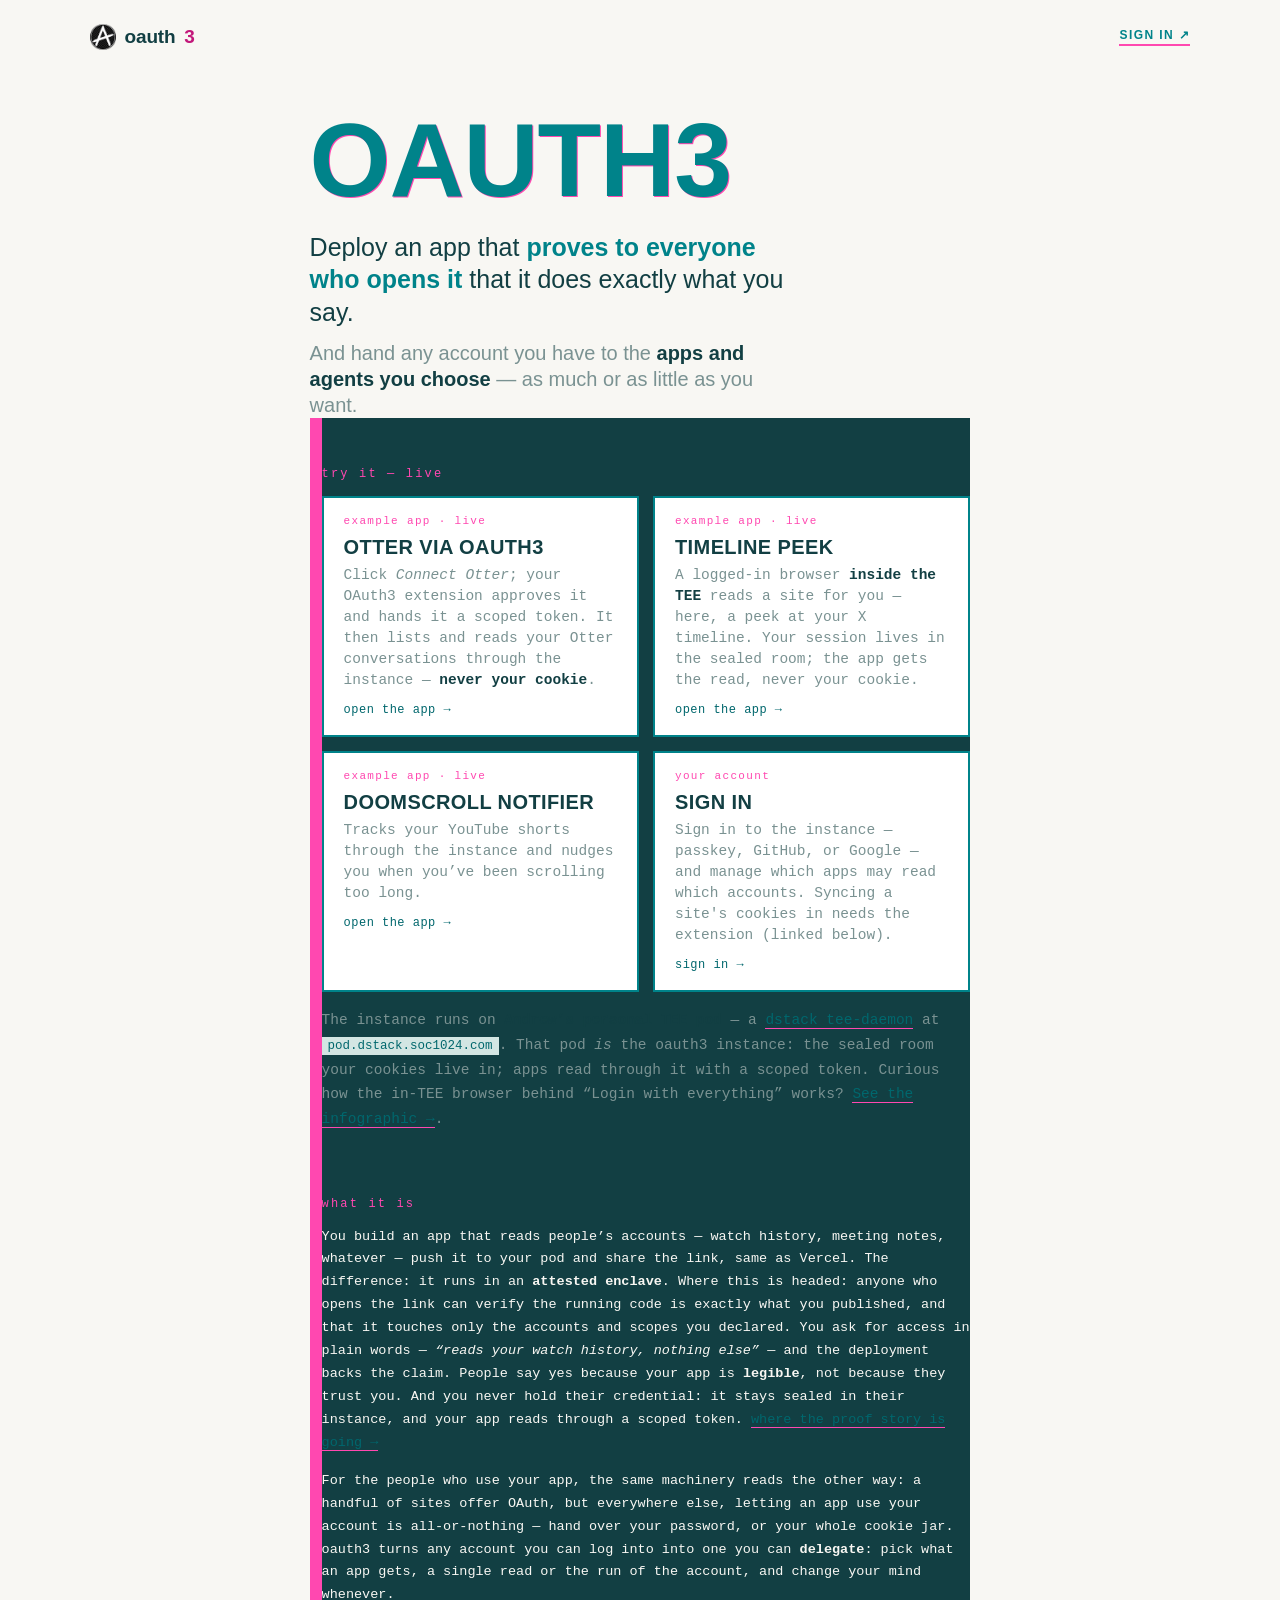
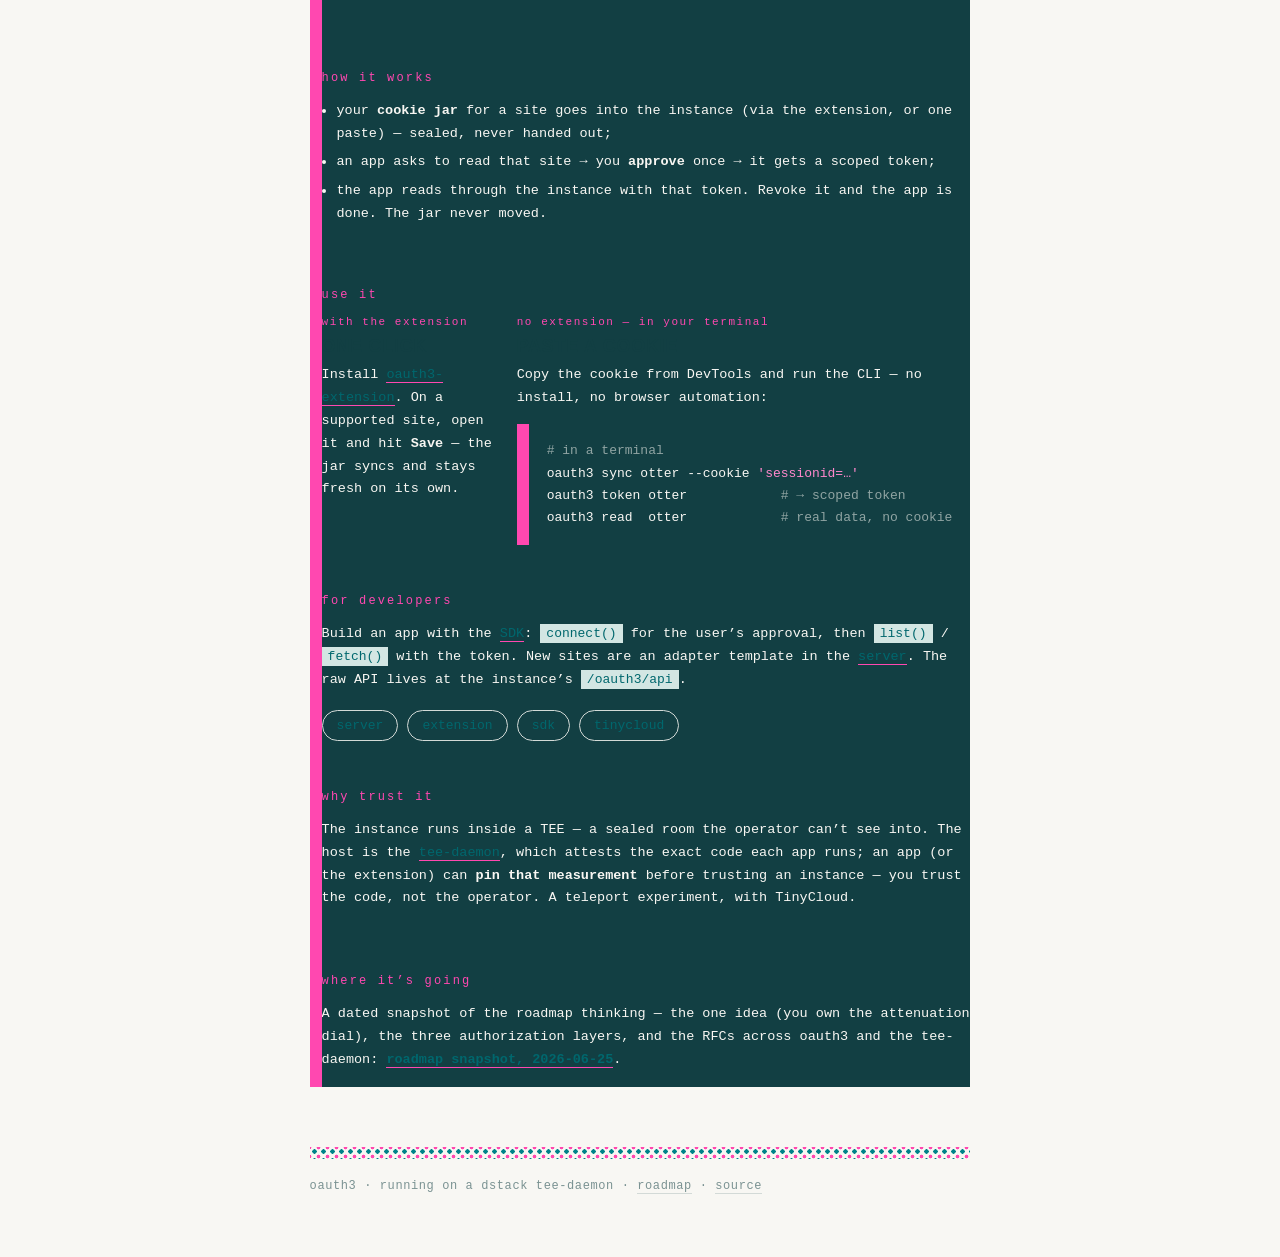
<file: docs/index.html>
<!doctype html>
<html lang="en">
<head>
<meta charset="utf-8" />
<meta name="viewport" content="width=device-width, initial-scale=1" />
<title>oauth3 — deploy apps your users can verify</title>
<link rel="icon" type="image/png" href="icon.png">
<link rel="apple-touch-icon" href="icon.png">
<link rel="stylesheet" href="watermelon.css">
<meta name="description" content="Deploy an app to a TEE pod that proves to everyone who opens it that it does exactly what you say. People delegate any account to the apps they choose, scoped and revocable. Live demo: Otter Copilot." />
<meta property="og:title" content="oauth3" />
<meta property="og:description" content="Deploy an app to a TEE pod that proves to everyone who opens it that it does what you say. People delegate any account, scoped and revocable. Live demo: Otter Copilot." />
<meta property="og:type" content="website" />
<style>
  /* page-specific: live-app cards, two-column blocks, link nav */
  .cards { display: grid; grid-template-columns: 1fr 1fr; gap: 14px; }
  @media (max-width: 620px) { .cards { grid-template-columns: 1fr; } }
  a.card { display: block; text-decoration: none; color: var(--text); transition: transform .15s, box-shadow .15s; }
  a.card:hover { transform: translate(-2px, -2px); box-shadow: 5px 5px 0 var(--ink2); }
  a.card .lbl { font: 500 11px/1 var(--mono); letter-spacing: .12em; text-transform: lowercase; color: var(--ink2); }
  a.card .name { font: 800 20px/1.2 var(--cond); text-transform: uppercase; letter-spacing: .02em; margin: 8px 0 6px; color: var(--text); }
  a.card .desc { font-size: 14.5px; line-height: 1.45; color: var(--faint); }
  a.card .desc strong { color: var(--text); }
  a.card .go { font: 500 12px var(--mono); color: var(--i1-text); margin-top: 12px; letter-spacing: .04em; }
  .podnote { font-size: 14.5px; color: var(--faint); margin-top: 16px; }
  .podnote strong { color: var(--text); }
  .podnote code { font-size: 12.5px; }

  .two { display: grid; grid-template-columns: 1fr 1fr; gap: 24px; }
  @media (max-width: 620px) { .two { grid-template-columns: 1fr; } }
  .two h3 { font-size: 18px; }
  .pathtag { font: 500 11px/1 var(--mono); letter-spacing: .14em; text-transform: lowercase; color: var(--ink2); display: block; margin-bottom: 8px; }

  .links { display: flex; flex-wrap: wrap; gap: 9px; margin-top: 18px; }
  .links a { font: 500 13px var(--mono); text-transform: lowercase; color: var(--i1-text);
    text-decoration: none; border: 1px solid var(--rule); padding: 7px 14px; border-radius: 999px; }
  .links a:hover { border-color: var(--ink1); background: var(--wash1); color: var(--ink1); }
</style>
</head>
<body>
  <header class="top">
    <span class="wordmark"><img src="icon.png" alt="">oauth<b>3</b></span>
    <a class="signin" href="https://pod.dstack.soc1024.com/oauth3/login">sign in ↗</a>
  </header>

  <main class="wrap">
    <section class="hero">
      <h1 class="display">oauth3</h1>
      <p class="tagline">Deploy an app that <b>proves to everyone who opens it</b> that it does exactly what you say.</p>
      <p class="tagline sub">And hand any account you have to the <b>apps and agents you choose</b> &mdash; as much or as little as you want.</p>
    </section>

    <!-- LIVE first: the actual demo on Andrew's pod -->
    <section class="block">
      <h2 class="k">try it — live</h2>
      <div class="cards">
        <a class="card" href="https://pod.dstack.soc1024.com/otterscope/">
          <div class="lbl">example app · live</div>
          <div class="name">Otter via OAuth3</div>
          <div class="desc">Click <em>Connect Otter</em>; your OAuth3 extension approves it and hands it a scoped token. It then lists and reads your Otter conversations through the instance — <strong>never your cookie</strong>.</div>
          <div class="go">open the app →</div>
        </a>
        <a class="card" href="https://pod.dstack.soc1024.com/timeline-peek/">
          <div class="lbl">example app · live</div>
          <div class="name">Timeline Peek</div>
          <div class="desc">A logged-in browser <strong>inside the TEE</strong> reads a site for you — here, a peek at your X timeline. Your session lives in the sealed room; the app gets the read, never your cookie.</div>
          <div class="go">open the app →</div>
        </a>
        <a class="card" href="https://pod.dstack.soc1024.com/feedling-web/">
          <div class="lbl">example app · live</div>
          <div class="name">Doomscroll notifier</div>
          <div class="desc">Tracks your YouTube shorts through the instance and nudges you when you&rsquo;ve been scrolling too long.</div>
          <div class="go">open the app →</div>
        </a>
        <a class="card" href="https://pod.dstack.soc1024.com/oauth3/login">
          <div class="lbl">your account</div>
          <div class="name">Sign in</div>
          <div class="desc">Sign in to the instance — passkey, GitHub, or Google — and manage which apps may read which accounts. Syncing a site's cookies in needs the extension (linked below).</div>
          <div class="go">sign in →</div>
        </a>
      </div>
      <p class="podnote">The instance runs on <strong>Andrew&rsquo;s personal TEE pod</strong> — a <a class="u" href="https://pod.dstack.soc1024.com/">dstack tee-daemon</a> at <code>pod.dstack.soc1024.com</code>. That pod <em>is</em> the oauth3 instance: the sealed room your cookies live in; apps read through it with a scoped token. Curious how the in-TEE browser behind &ldquo;Login with everything&rdquo; works? <a class="u" href="browser-container.html">See the infographic →</a>.</p>
    </section>

    <section class="block">
      <h2 class="k">what it is</h2>
      <p>You build an app that reads people&rsquo;s accounts &mdash; watch history, meeting notes, whatever &mdash; push it to your pod and share the link, same as Vercel. The difference: it runs in an <strong>attested enclave</strong>. Where this is headed: anyone who opens the link can verify the running code is exactly what you published, and that it touches only the accounts and scopes you declared. You ask for access in plain words &mdash; <em>&ldquo;reads your watch history, nothing else&rdquo;</em> &mdash; and the deployment backs the claim. People say yes because your app is <strong>legible</strong>, not because they trust you. And you never hold their credential: it stays sealed in their instance, and your app reads through a scoped token. <a class="u" href="roadmap-2026-06-25.html">where the proof story is going &rarr;</a></p>
      <p>For the people who use your app, the same machinery reads the other way: a handful of sites offer OAuth, but everywhere else, letting an app use your account is all-or-nothing &mdash; hand over your password, or your whole cookie jar. oauth3 turns any account you can log into into one you can <strong>delegate</strong>: pick what an app gets, a single read or the run of the account, and change your mind whenever.</p>
    </section>

    <section class="block">
      <h2 class="k">how it works</h2>
      <ul>
        <li>your <strong>cookie jar</strong> for a site goes into the instance (via the extension, or one paste) — sealed, never handed out;</li>
        <li>an app asks to read that site → you <strong>approve</strong> once → it gets a scoped token;</li>
        <li>the app reads through the instance with that token. Revoke it and the app is done. The jar never moved.</li>
      </ul>
    </section>

    <section class="block">
      <h2 class="k">use it</h2>
      <div class="two">
        <div>
          <span class="pathtag">with the extension</span>
          <h3>one click</h3>
          <p>Install <a class="u" href="https://github.com/teleport-computer/oauth3-extension">oauth3-extension</a>. On a supported site, open it and hit <strong>Save</strong> — the jar syncs and stays fresh on its own.</p>
        </div>
        <div>
          <span class="pathtag">no extension — in your terminal</span>
          <h3>paste a cookie</h3>
          <p>Copy the cookie from DevTools and run the CLI — no install, no browser automation:</p>
<pre><span class="c"># in a terminal</span>
oauth3 sync otter --cookie <span class="a">'sessionid=…'</span>
oauth3 token otter            <span class="c"># → scoped token</span>
oauth3 read  otter            <span class="c"># real data, no cookie</span></pre>
        </div>
      </div>
    </section>

    <section class="block">
      <h2 class="k">for developers</h2>
      <p>Build an app with the <a class="u" href="https://github.com/teleport-computer/oauth3-sdk">SDK</a>: <code>connect()</code> for the user&rsquo;s approval, then <code>list()</code> / <code>fetch()</code> with the token. New sites are an adapter template in the <a class="u" href="https://github.com/teleport-computer/oauth3-server">server</a>. The raw API lives at the instance&rsquo;s <code>/oauth3/api</code>.</p>
      <nav class="links">
        <a href="https://github.com/teleport-computer/oauth3-server">server</a>
        <a href="https://github.com/teleport-computer/oauth3-extension">extension</a>
        <a href="https://github.com/teleport-computer/oauth3-sdk">sdk</a>
        <a href="https://tinycloud.xyz">tinycloud</a>
      </nav>
    </section>

    <section class="block">
      <h2 class="k">why trust it</h2>
      <p>The instance runs inside a TEE — a sealed room the operator can&rsquo;t see into. The host is the <a class="u" href="https://pod.dstack.soc1024.com/">tee-daemon</a>, which attests the exact code each app runs; an app (or the extension) can <strong>pin that measurement</strong> before trusting an instance — you trust the code, not the operator. A teleport experiment, with TinyCloud.</p>
    </section>

    <section class="block">
      <h2 class="k">where it&rsquo;s going</h2>
      <p>A dated snapshot of the roadmap thinking — the one idea (you own the attenuation dial), the three authorization layers, and the RFCs across oauth3 and the tee-daemon: <a class="u" href="roadmap-2026-06-25.html"><strong>roadmap snapshot, 2026-06-25</strong></a>.</p>
    </section>

    <footer>
      <div class="halftone"></div>
      <p class="ftxt">oauth3 · running on a dstack tee-daemon · <a href="roadmap-2026-06-25.html">roadmap</a> · <a href="https://github.com/teleport-computer/oauth3-server">source</a></p>
    </footer>
  </main>
</body>
</html>
</file>
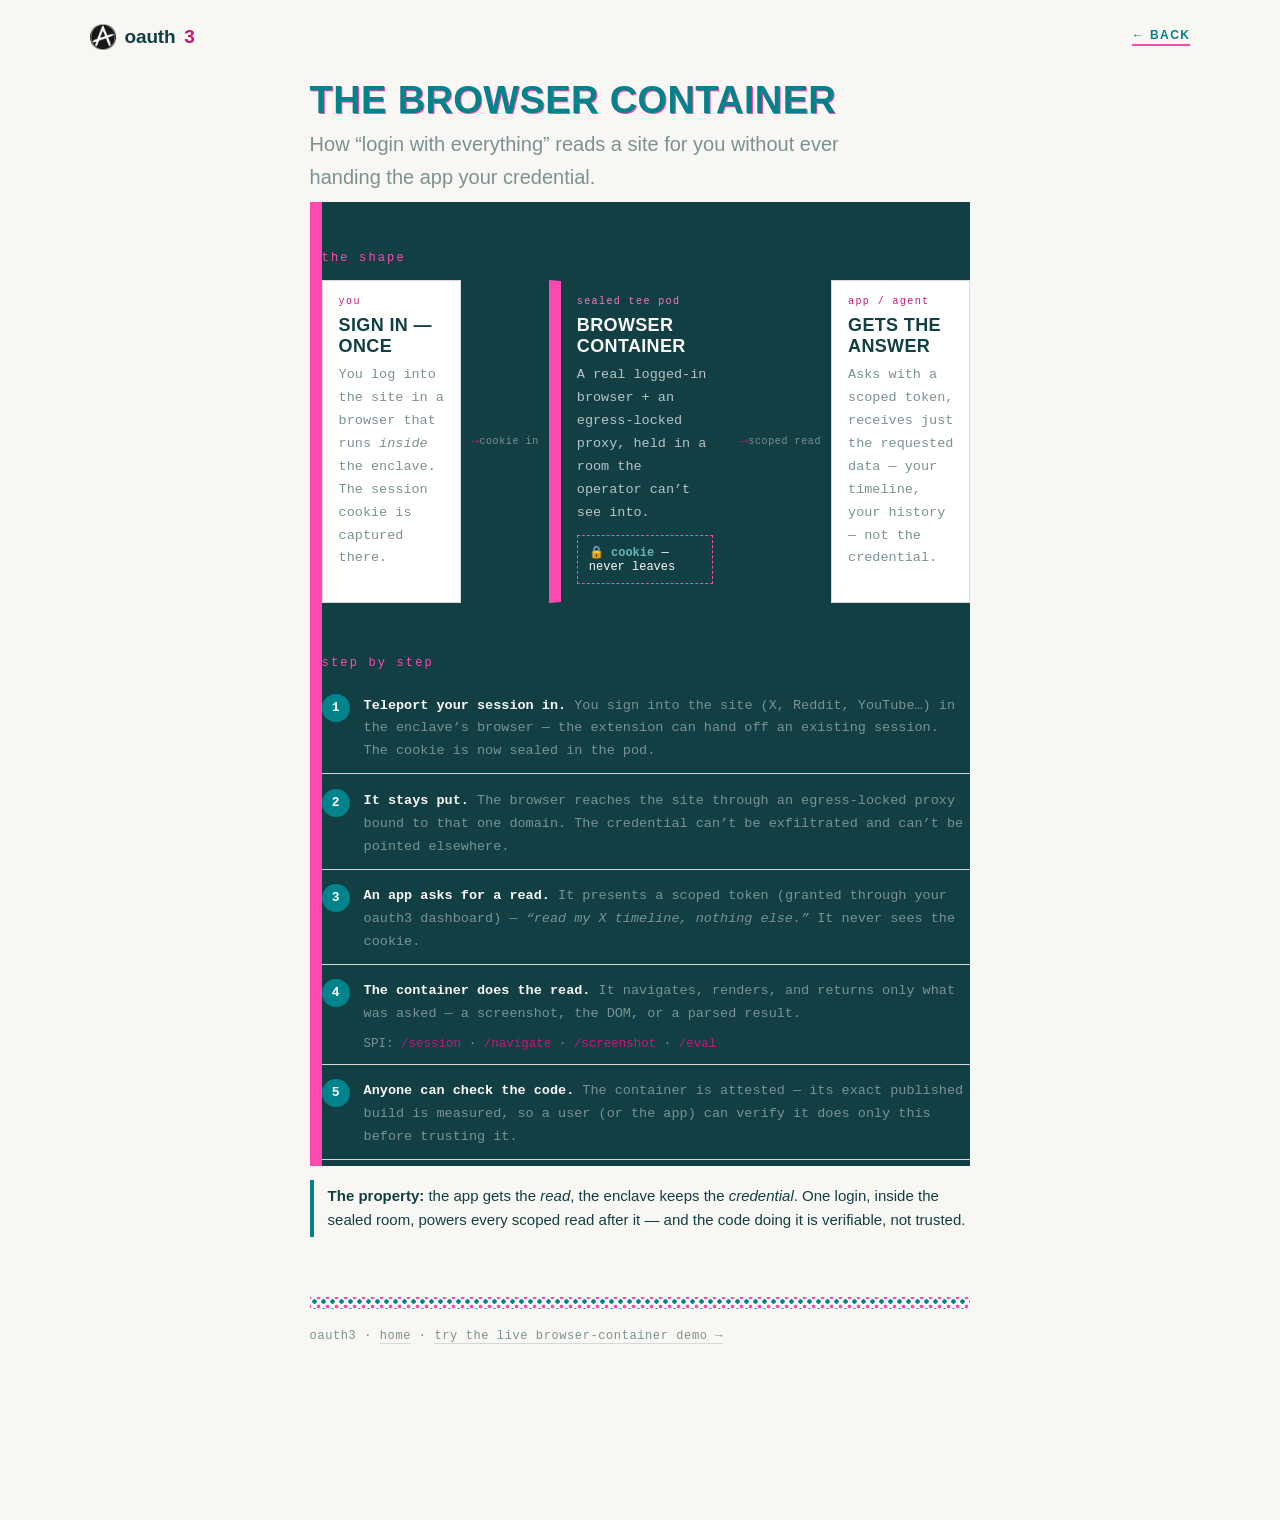
<file: docs/browser-container.html>
<!DOCTYPE html>
<html lang="en">
<head>
<meta charset="utf-8">
<meta name="viewport" content="width=device-width, initial-scale=1">
<title>oauth3 — the browser container</title>
<link rel="icon" type="image/png" href="icon.png">
<link rel="stylesheet" href="watermelon.css">
<style>
  .wrap { padding-bottom: 80px; }
  h1.lede-h1 { font: 800 clamp(26px, 4vw, 38px)/1.1 var(--cond); text-transform: uppercase; letter-spacing: .01em; margin: 30px 0 6px; color: var(--ink1); text-shadow: var(--off) var(--off) 0 var(--ink2); }
  .lede { font-size: clamp(17px, 2.4vw, 20px); color: var(--faint); margin: 0 0 8px; max-width: 30em; }

  /* the diagram — three zones; the sealed TEE stays dark (the system's --deep block) */
  .diagram { display: grid; grid-template-columns: 1fr auto 1.3fr auto 1fr; align-items: stretch; gap: 0; margin: 8px 0 4px; }
  @media (max-width: 720px) { .diagram { grid-template-columns: 1fr; } .arrow { transform: rotate(90deg); padding: 6px 0; } }
  .zone { border: 1px solid var(--rule); padding: 16px 16px 18px; background: var(--card); }
  .zone.tee { background: var(--deep); color: var(--block-text); border-color: var(--deep); border-left: 12px solid var(--ink2); position: relative; }
  .zone .ztag { font: 500 10px/1 var(--mono); letter-spacing: .14em; text-transform: lowercase; color: var(--i2-text); margin-bottom: 8px; }
  .zone.tee .ztag { color: color-mix(in srgb, var(--ink2) 75%, #fff); }
  .zone .zname { font: 800 18px/1.2 var(--cond); text-transform: uppercase; letter-spacing: .02em; margin-bottom: 6px; color: var(--text); }
  .zone.tee .zname { color: var(--block-text); }
  .zone p { font-size: 13.5px; margin: 6px 0 0; color: var(--faint); }
  .zone.tee p { color: color-mix(in srgb, var(--block-text) 72%, var(--deep)); }
  .zone .box { border: 1px dashed var(--ink2); padding: 9px 11px; margin-top: 10px; font: 500 12px var(--mono); color: var(--block-text); }
  .zone .lock { color: var(--ink1); font-weight: 700; }
  .zone.tee .lock { color: color-mix(in srgb, var(--ink1) 60%, #fff); }
  .arrow { display: flex; align-items: center; justify-content: center; padding: 0 10px; font: 700 14px var(--mono); color: var(--i2-text); white-space: nowrap; }
  .arrow small { display: block; font-size: 10px; color: var(--faint); text-align: center; letter-spacing: .06em; font-weight: 500; }

  ol.steps { counter-reset: s; list-style: none; padding: 0; margin: 6px 0 0; }
  ol.steps li { position: relative; padding: 10px 0 10px 42px; border-bottom: 1px solid var(--rule); }
  ol.steps li:before { counter-increment: s; content: counter(s); position: absolute; left: 0; top: 9px;
    width: 28px; height: 28px; border-radius: 50%; background: var(--ink1); color: #fff;
    font: 700 13px/28px var(--mono); text-align: center; }
  ol.steps b { font-weight: 700; }
  ol.steps .k { font-size: 13.5px; color: var(--faint); }
  .zone.tee code { background: color-mix(in srgb, var(--ink2) 25%, var(--deep)); color: color-mix(in srgb, var(--ink2) 70%, #fff); }
  .spi { font: 500 12.5px/1.6 var(--mono); color: var(--faint); margin-top: 8px; }
  .spi span { color: var(--i2-text); }
  .prop { border-left: 4px solid var(--ink1); padding: 4px 0 4px 14px; margin: 14px 0 0; font-size: 15px; }
  .prop b { font-weight: 700; }
</style>
</head>
<body>
  <header class="top">
    <span class="wordmark"><img src="icon.png" alt="">oauth<b>3</b></span>
    <a class="signin" href="index.html">← back</a>
  </header>

  <main class="wrap">
    <h1 class="lede-h1">The browser container</h1>
    <p class="lede">How &ldquo;login&nbsp;with&nbsp;everything&rdquo; reads a site for you without ever handing the app your credential.</p>

    <section class="block">
      <h2 class="k">the shape</h2>
      <div class="diagram">
        <div class="zone">
          <div class="ztag">you</div>
          <div class="zname">Sign in — once</div>
          <p>You log into the site in a browser that runs <em>inside</em> the enclave. The session cookie is captured there.</p>
        </div>
        <div class="arrow">→<small>cookie in</small></div>
        <div class="zone tee">
          <div class="ztag">sealed TEE pod</div>
          <div class="zname">Browser container</div>
          <p>A real logged-in browser + an egress-locked proxy, held in a room the operator can&rsquo;t see into.</p>
          <div class="box"><span class="lock">🔒 cookie</span> — never leaves</div>
        </div>
        <div class="arrow">→<small>scoped read</small></div>
        <div class="zone">
          <div class="ztag">app / agent</div>
          <div class="zname">Gets the answer</div>
          <p>Asks with a scoped token, receives just the requested data — your timeline, your history — not the credential.</p>
        </div>
      </div>
    </section>

    <section class="block">
      <h2 class="k">step by step</h2>
      <ol class="steps">
        <li><b>Teleport your session in.</b> <span class="k">You sign into the site (X, Reddit, YouTube&hellip;) in the enclave&rsquo;s browser — the extension can hand off an existing session. The cookie is now sealed in the pod.</span></li>
        <li><b>It stays put.</b> <span class="k">The browser reaches the site through an egress-locked proxy bound to that one domain. The credential can&rsquo;t be exfiltrated and can&rsquo;t be pointed elsewhere.</span></li>
        <li><b>An app asks for a read.</b> <span class="k">It presents a scoped token (granted through your oauth3 dashboard) — <em>&ldquo;read my X timeline, nothing else.&rdquo;</em> It never sees the cookie.</span></li>
        <li><b>The container does the read.</b> <span class="k">It navigates, renders, and returns only what was asked — a screenshot, the DOM, or a parsed result.</span>
          <div class="spi">SPI: <span>/session</span> · <span>/navigate</span> · <span>/screenshot</span> · <span>/eval</span></div></li>
        <li><b>Anyone can check the code.</b> <span class="k">The container is attested — its exact published build is measured, so a user (or the app) can verify it does only this before trusting it.</span></li>
      </ol>
    </section>

    <p class="prop"><b>The property:</b> the app gets the <em>read</em>, the enclave keeps the <em>credential</em>. One login, inside the sealed room, powers every scoped read after it — and the code doing it is verifiable, not trusted.</p>

    <footer>
      <div class="halftone"></div>
      <p class="ftxt">oauth3 · <a href="index.html">home</a> · <a href="https://pod.dstack.soc1024.com/timeline-peek/">try the live browser-container demo →</a></p>
    </footer>
  </main>
</body>
</html>
</file>
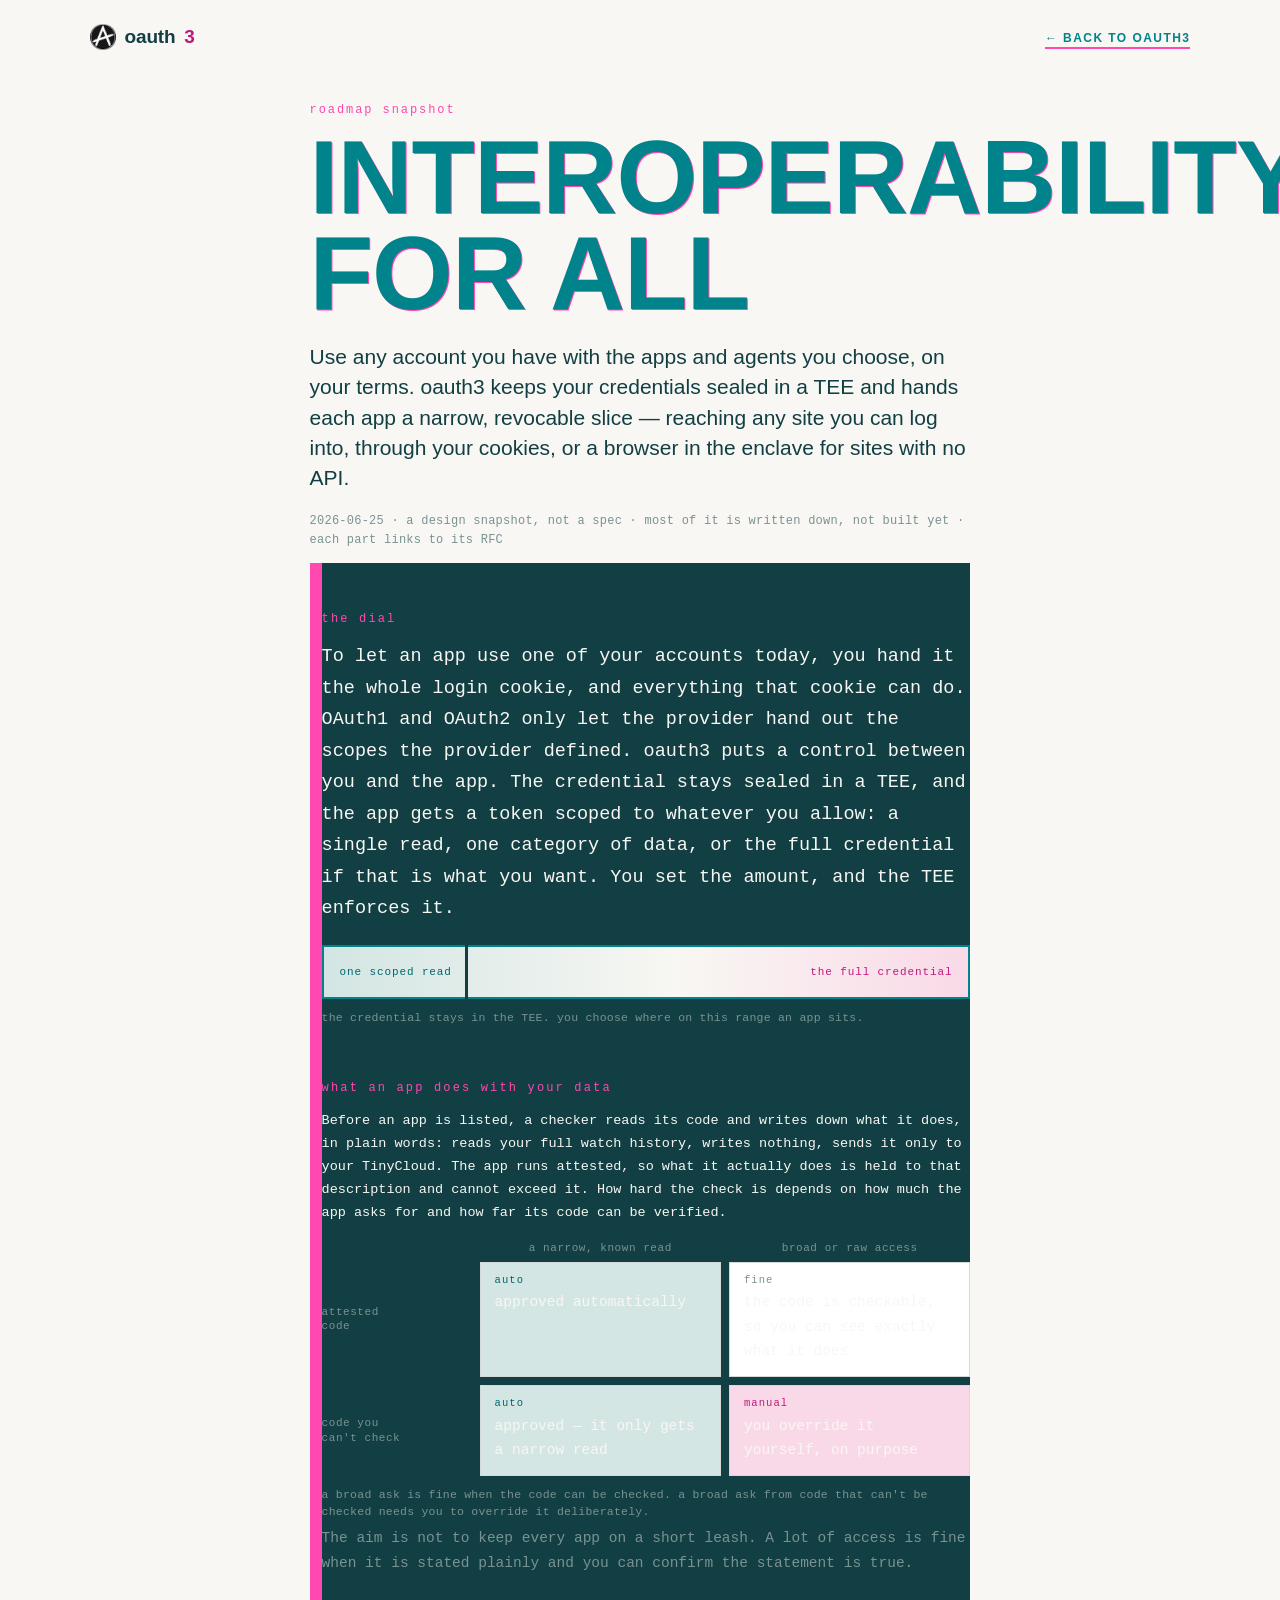
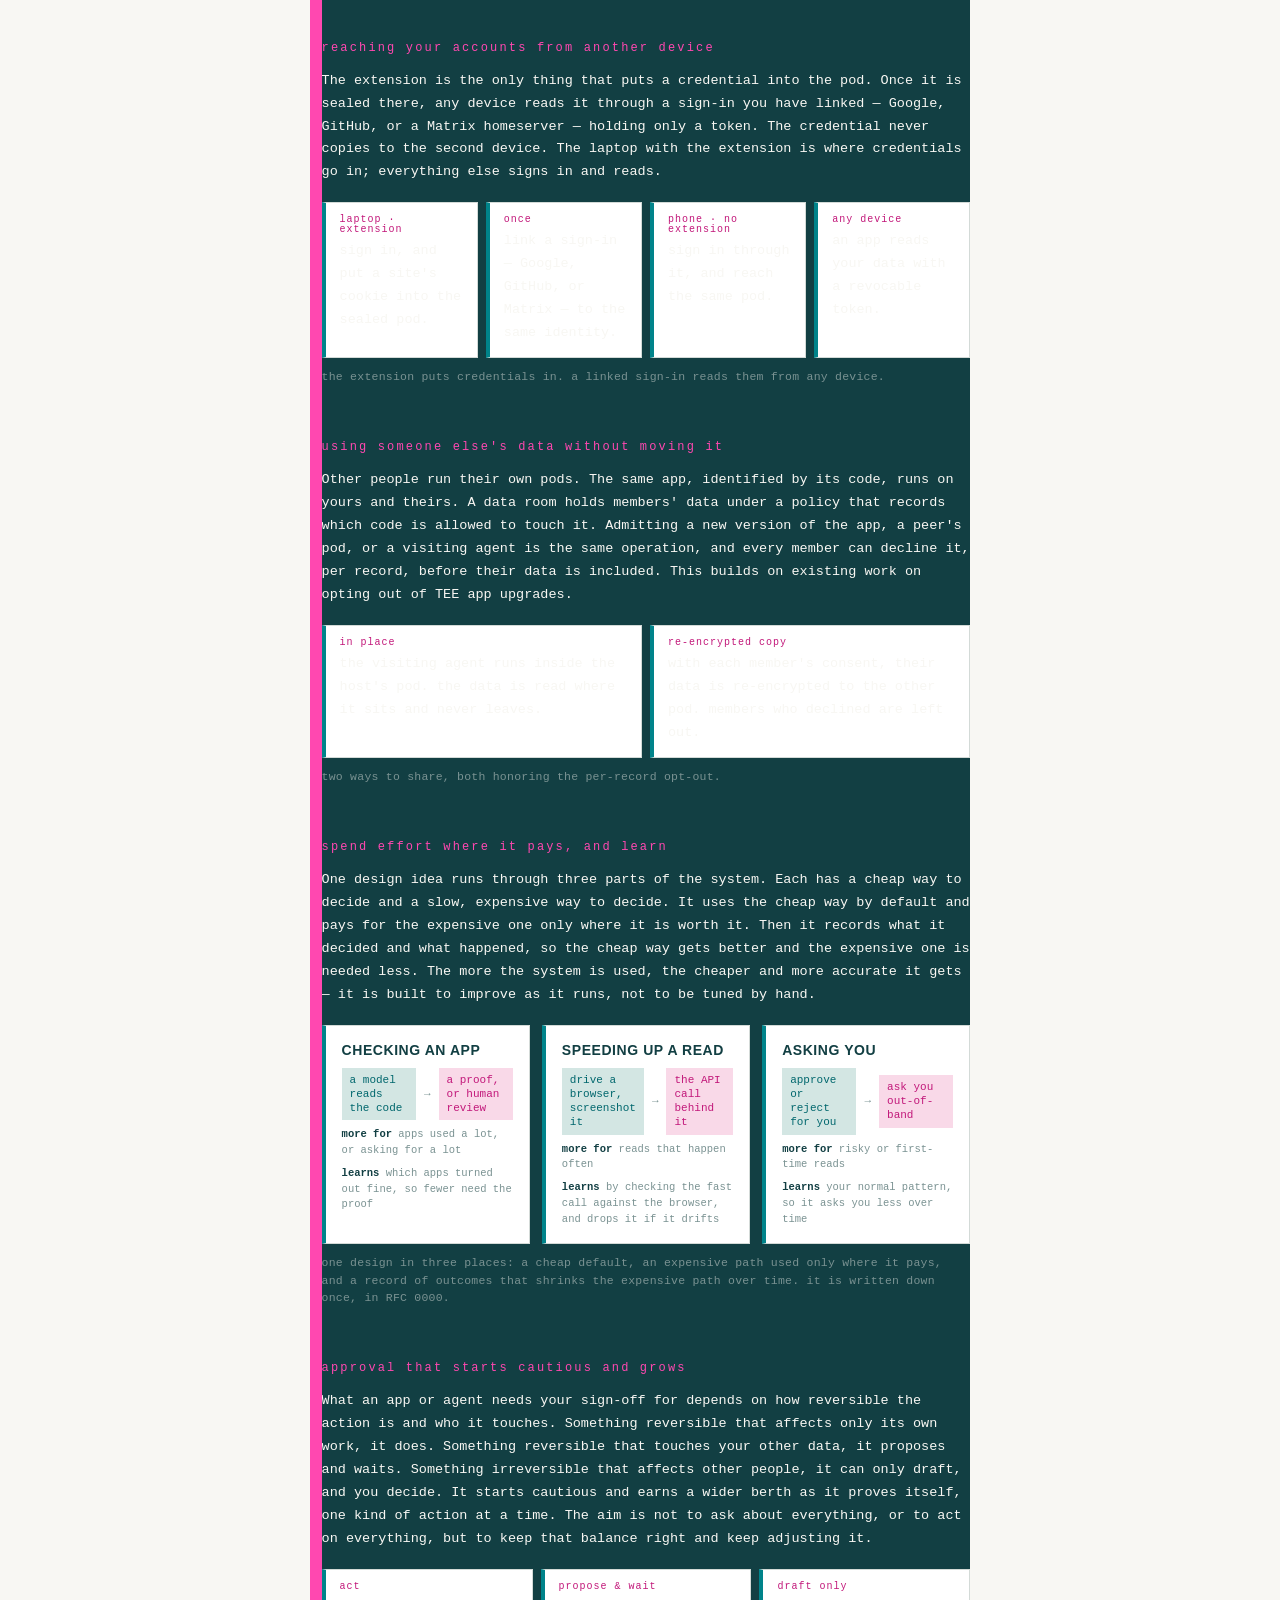
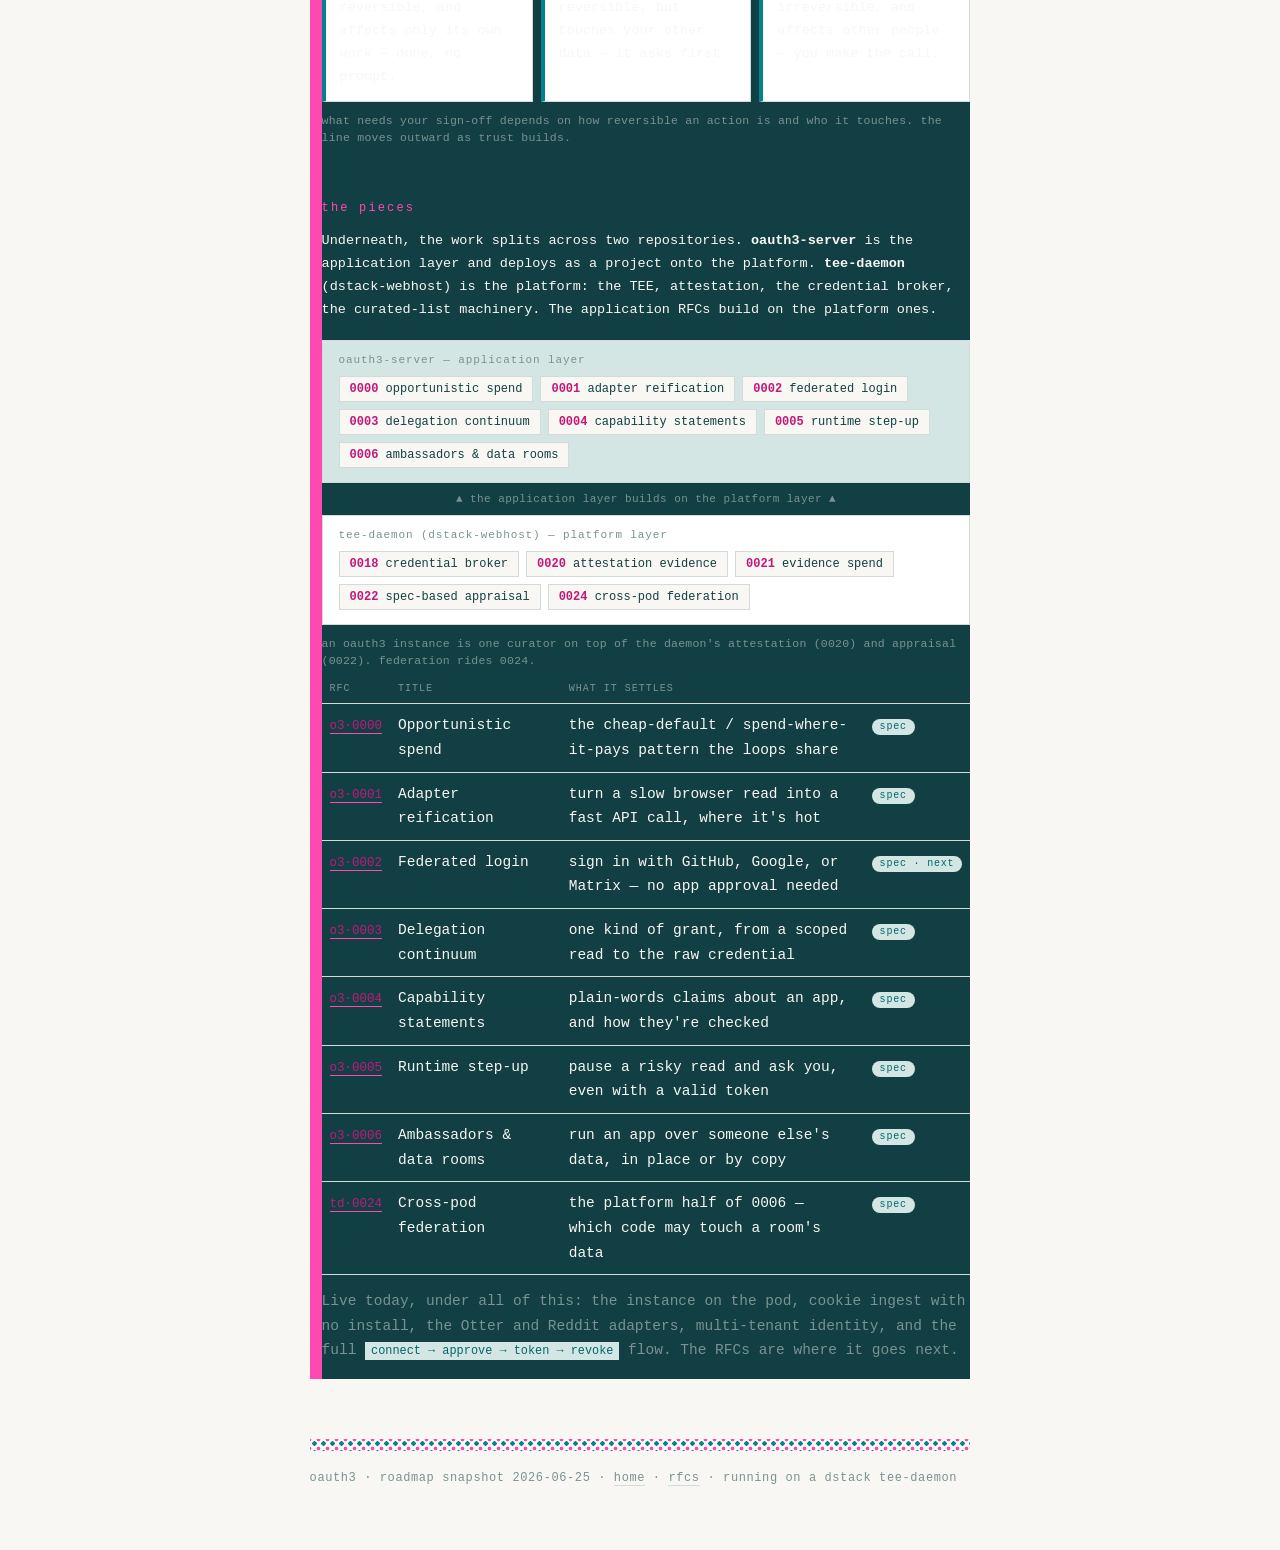
<file: docs/roadmap-2026-06-25.html>
<!doctype html>
<html lang="en">
<head>
<meta charset="utf-8">
<meta name="viewport" content="width=device-width, initial-scale=1">
<title>oauth3 — roadmap snapshot, 2026-06-25</title>
<link rel="icon" type="image/png" href="icon.png">
<link rel="apple-touch-icon" href="icon.png">
<link rel="stylesheet" href="watermelon.css">
<style>
  .hero { padding: 6vh 0 0; }
  .hero .kicker { color: var(--ink2); display: block; margin-bottom: 14px; }
  .standfirst { font-size: clamp(18px, 2.4vw, 21px); line-height: 1.45; margin: 20px 0 0; max-width: 32em; color: var(--text); font-weight: 400; }
  .meta { font: 500 12px/1.6 var(--mono); color: var(--faint); margin-top: 18px; letter-spacing: .02em; }
  h3 { font-size: 20px; }
  .lead { font-size: 18.5px; }
  .inline { border-bottom: 1px solid var(--ink2); text-decoration: none; }
  figure { margin: 18px 0 6px; }
  figcaption { font: 500 11.5px/1.5 var(--mono); color: var(--faint); margin-top: 10px; letter-spacing: .02em; }
  code { font-size: .82em; }

  /* the dial — hard-edged attenuation bar, teal → paper → pink */
  .dial { height: 54px; border: 2px solid var(--ink1); background: linear-gradient(90deg, var(--wash1) 0%, var(--paper) 55%, var(--wash2) 100%);
    position: relative; display: flex; align-items: center; }
  .dial .end { font: 500 11px var(--mono); text-transform: lowercase; letter-spacing: .08em; padding: 0 16px; color: var(--i1-text); }
  .dial .end.r { margin-left: auto; color: var(--i2-text); }
  .dial .pip { position: absolute; left: 22%; top: -7px; bottom: -7px; width: 3px; background: var(--deep); }

  /* matrix */
  .grid2 { display: grid; grid-template-columns: 150px 1fr 1fr; gap: 8px; align-items: stretch; }
  .grid2 .cell { padding: 12px 14px; border: 1px solid var(--rule); background: var(--card); font-size: 14.5px; }
  .grid2 .cell.easy { background: var(--wash1); }
  .grid2 .cell.hard { background: var(--wash2); }
  .grid2 .axis { background: transparent; border: none; font: 500 11px/1.3 var(--mono); text-transform: lowercase;
    letter-spacing: .05em; color: var(--faint); display: flex; align-items: center; }
  .grid2 .hd { font: 500 11px/1 var(--mono); letter-spacing: .05em; text-transform: lowercase; color: var(--faint); background: transparent; border: none; text-align: center; }
  .cell .tag { font: 500 10.5px/1 var(--mono); text-transform: lowercase; letter-spacing: .1em; display: block; margin-bottom: 5px; }
  .easy .tag { color: var(--i1-text); } .mid .tag { color: var(--faint); } .hard .tag { color: var(--i2-text); }
  @media (max-width: 620px) { .grid2 { grid-template-columns: 1fr; } .grid2 .axis, .grid2 .hd { display: none; } }

  /* loops */
  .loops { display: grid; grid-template-columns: 1fr 1fr 1fr; gap: 12px; }
  @media (max-width: 700px) { .loops { grid-template-columns: 1fr; } }
  .loop { border: 1px solid var(--rule); border-left: 4px solid var(--ink1); background: var(--card); padding: 16px; font-size: 14px; }
  .loop h4 { margin: 0 0 10px; font: 800 14px var(--cond); text-transform: uppercase; letter-spacing: .04em; color: var(--text); }
  .loop .row { display: flex; gap: 8px; align-items: center; margin: 6px 0; }
  .loop .cheap, .loop .dear { padding: 5px 8px; font: 500 11px/1.3 var(--mono); flex: 1; }
  .loop .cheap { background: var(--wash1); color: var(--i1-text); }
  .loop .dear { background: var(--wash2); color: var(--i2-text); }
  .loop .arr { font: 500 11px var(--mono); color: var(--faint); white-space: nowrap; }
  .loop .res { font: 500 10.5px/1.5 var(--mono); color: var(--faint); margin-top: 7px; }
  .loop .res b { color: var(--text); font-weight: 700; }

  /* two-layer stack */
  .stack { display: flex; flex-direction: column; gap: 10px; }
  .band { border: 1px solid var(--rule); padding: 14px 16px; }
  .band.app { background: var(--wash1); }
  .band.plat { background: var(--card); }
  .band .lbl { font: 500 11px/1 var(--mono); text-transform: lowercase; letter-spacing: .08em; color: var(--faint); margin-bottom: 10px; }
  .chips { display: flex; flex-wrap: wrap; gap: 7px; }
  .chip { font: 500 12px var(--mono); padding: 5px 10px; border: 1px solid var(--rule); background: var(--paper);
    white-space: nowrap; text-decoration: none; color: var(--text); transition: border-color .12s, background .12s; }
  .chip b { color: var(--i2-text); font-weight: 700; }
  a.chip:hover { border-color: var(--ink2); background: var(--wash2); }
  .between { text-align: center; font: 500 11px var(--mono); color: var(--faint); letter-spacing: .04em; }

  /* flow steps */
  .flow { display: flex; flex-wrap: wrap; gap: 8px; align-items: stretch; }
  .flow .step { flex: 1; min-width: 150px; border: 1px solid var(--rule); border-left: 4px solid var(--ink1);
    background: var(--card); padding: 12px 14px; font-size: 13.5px; }
  .flow .step .s { font: 500 10px/1 var(--mono); text-transform: lowercase; letter-spacing: .1em; color: var(--i2-text); display: block; margin-bottom: 5px; }

  /* RFC table */
  table { font-size: 14.5px; }
  td .id { font: 500 12.5px/1 var(--mono); white-space: nowrap; }
  td .id a { color: var(--i2-text); text-decoration: none; border-bottom: 1px solid var(--ink2); }
  .st { font: 500 10px/1 var(--mono); text-transform: lowercase; letter-spacing: .08em; padding: 3px 8px; border-radius: 999px; white-space: nowrap; display: inline-block; }
  .st.spec { background: var(--wash1); color: var(--i1-text); }
  .note { font-size: 14.5px; color: var(--faint); background: none; border: none; padding: 0; }
</style>
</head>
<body>
  <header class="top">
    <span class="wordmark"><img src="icon.png" alt="">oauth<b>3</b></span>
    <span><a class="signin" href="index.html">← back to oauth3</a></span>
  </header>

  <main class="wrap">
    <div class="hero">
      <p class="kicker">roadmap snapshot</p>
      <h1 class="display">interoperability for all</h1>
      <p class="standfirst">Use any account you have with the apps and agents you choose, on your terms. oauth3 keeps your credentials sealed in a TEE and hands each app a narrow, revocable slice — reaching any site you can log into, through your cookies, or a browser in the enclave for sites with no API.</p>
      <p class="meta">2026-06-25 · a design snapshot, not a spec · most of it is written down, not built yet · each part links to its RFC</p>
    </div>

    <section class="block">
      <h2 class="k">the dial</h2>
      <p class="lead">To let an app use one of your accounts today, you hand it the whole login cookie, and everything that cookie can do. OAuth1 and OAuth2 only let the provider hand out the scopes the provider defined. oauth3 puts a control between you and the app. The credential stays sealed in a TEE, and the app gets a token scoped to whatever you allow: a single read, one category of data, or the full credential if that is what you want. You set the amount, and the TEE enforces it.</p>
      <figure>
        <div class="dial">
          <span class="end">one scoped read</span>
          <span class="pip"></span>
          <span class="end r">the full credential</span>
        </div>
        <figcaption>the credential stays in the TEE. you choose where on this range an app sits.</figcaption>
      </figure>
    </section>

    <section class="block">
      <h2 class="k">what an app does with your data</h2>
      <p>Before an app is listed, a checker reads its code and writes down what it does, in plain words: reads your full watch history, writes nothing, sends it only to your TinyCloud. The app runs attested, so what it actually does is held to that description and cannot exceed it. How hard the check is depends on how much the app asks for and how far its code can be verified.</p>
      <figure>
        <div class="grid2">
          <div class="hd"></div>
          <div class="hd">a narrow, known read</div>
          <div class="hd">broad or raw access</div>

          <div class="axis">attested<br>code</div>
          <div class="cell easy"><span class="tag">auto</span>approved automatically</div>
          <div class="cell mid"><span class="tag">fine</span>the code is checkable, so you can see exactly what it does</div>

          <div class="axis">code you<br>can't check</div>
          <div class="cell easy"><span class="tag">auto</span>approved — it only gets a narrow read</div>
          <div class="cell hard"><span class="tag">manual</span>you override it yourself, on purpose</div>
        </div>
        <figcaption>a broad ask is fine when the code can be checked. a broad ask from code that can't be checked needs you to override it deliberately.</figcaption>
      </figure>
      <p class="note">The aim is not to keep every app on a short leash. A lot of access is fine when it is stated plainly and you can confirm the statement is true.</p>
    </section>

    <section class="block">
      <h2 class="k">reaching your accounts from another device</h2>
      <p>The extension is the only thing that puts a credential into the pod. Once it is sealed there, any device reads it through a sign-in you have linked — Google, GitHub, or a Matrix homeserver — holding only a token. The credential never copies to the second device. The laptop with the extension is where credentials go in; everything else signs in and reads.</p>
      <figure>
        <div class="flow">
          <div class="step"><span class="s">laptop · extension</span>sign in, and put a site's cookie into the sealed pod.</div>
          <div class="step"><span class="s">once</span>link a sign-in — Google, GitHub, or Matrix — to the same identity.</div>
          <div class="step"><span class="s">phone · no extension</span>sign in through it, and reach the same pod.</div>
          <div class="step"><span class="s">any device</span>an app reads your data with a revocable token.</div>
        </div>
        <figcaption>the extension puts credentials in. a linked sign-in reads them from any device.</figcaption>
      </figure>
    </section>

    <section class="block">
      <h2 class="k">using someone else's data without moving it</h2>
      <p>Other people run their own pods. The same app, identified by its code, runs on yours and theirs. A data room holds members' data under a policy that records which code is allowed to touch it. Admitting a new version of the app, a peer's pod, or a visiting agent is the same operation, and every member can decline it, per record, before their data is included. This builds on existing work on opting out of TEE app upgrades.</p>
      <figure>
        <div class="flow">
          <div class="step"><span class="s">in place</span>the visiting agent runs inside the host's pod. the data is read where it sits and never leaves.</div>
          <div class="step"><span class="s">re-encrypted copy</span>with each member's consent, their data is re-encrypted to the other pod. members who declined are left out.</div>
        </div>
        <figcaption>two ways to share, both honoring the per-record opt-out.</figcaption>
      </figure>
    </section>

    <section class="block">
      <h2 class="k">spend effort where it pays, and learn</h2>
      <p>One design idea runs through three parts of the system. Each has a cheap way to decide and a slow, expensive way to decide. It uses the cheap way by default and pays for the expensive one only where it is worth it. Then it records what it decided and what happened, so the cheap way gets better and the expensive one is needed less. The more the system is used, the cheaper and more accurate it gets — it is built to improve as it runs, not to be tuned by hand.</p>
      <figure>
        <div class="loops">
          <div class="loop">
            <h4>checking an app</h4>
            <div class="row"><span class="cheap">a model reads the code</span><span class="arr">→</span><span class="dear">a proof, or human review</span></div>
            <div class="res"><b>more for</b> apps used a lot, or asking for a lot</div>
            <div class="res"><b>learns</b> which apps turned out fine, so fewer need the proof</div>
          </div>
          <div class="loop">
            <h4>speeding up a read</h4>
            <div class="row"><span class="cheap">drive a browser, screenshot it</span><span class="arr">→</span><span class="dear">the API call behind it</span></div>
            <div class="res"><b>more for</b> reads that happen often</div>
            <div class="res"><b>learns</b> by checking the fast call against the browser, and drops it if it drifts</div>
          </div>
          <div class="loop">
            <h4>asking you</h4>
            <div class="row"><span class="cheap">approve or reject for you</span><span class="arr">→</span><span class="dear">ask you out-of-band</span></div>
            <div class="res"><b>more for</b> risky or first-time reads</div>
            <div class="res"><b>learns</b> your normal pattern, so it asks you less over time</div>
          </div>
        </div>
        <figcaption>one design in three places: a cheap default, an expensive path used only where it pays, and a record of outcomes that shrinks the expensive path over time. it is written down once, in RFC 0000.</figcaption>
      </figure>
    </section>

    <section class="block">
      <h2 class="k">approval that starts cautious and grows</h2>
      <p>What an app or agent needs your sign-off for depends on how reversible the action is and who it touches. Something reversible that affects only its own work, it does. Something reversible that touches your other data, it proposes and waits. Something irreversible that affects other people, it can only draft, and you decide. It starts cautious and earns a wider berth as it proves itself, one kind of action at a time. The aim is not to ask about everything, or to act on everything, but to keep that balance right and keep adjusting it.</p>
      <figure>
        <div class="flow">
          <div class="step"><span class="s">act</span>reversible, and affects only its own work — done, no prompt.</div>
          <div class="step"><span class="s">propose &amp; wait</span>reversible, but touches your other data — it asks first.</div>
          <div class="step"><span class="s">draft only</span>irreversible, and affects other people — you make the call.</div>
        </div>
        <figcaption>what needs your sign-off depends on how reversible an action is and who it touches. the line moves outward as trust builds.</figcaption>
      </figure>
    </section>

    <section class="block">
      <h2 class="k">the pieces</h2>
      <p>Underneath, the work splits across two repositories. <strong>oauth3-server</strong> is the application layer and deploys as a project onto the platform. <strong>tee-daemon</strong> (dstack-webhost) is the platform: the TEE, attestation, the credential broker, the curated-list machinery. The application RFCs build on the platform ones.</p>
      <figure>
        <div class="stack">
          <div class="band app">
            <div class="lbl">oauth3-server — application layer</div>
            <div class="chips">
              <a class="chip" href="https://github.com/teleport-computer/oauth3-server/blob/main/rfcs/0000-opportunistic-spend.md"><b>0000</b> opportunistic spend</a>
              <a class="chip" href="https://github.com/teleport-computer/oauth3-server/blob/main/rfcs/0001-adapter-reification-loop.md"><b>0001</b> adapter reification</a>
              <a class="chip" href="https://github.com/teleport-computer/oauth3-server/blob/main/rfcs/0002-federated-login-providers.md"><b>0002</b> federated login</a>
              <a class="chip" href="https://github.com/teleport-computer/oauth3-server/blob/main/rfcs/0003-delegation-continuum.md"><b>0003</b> delegation continuum</a>
              <a class="chip" href="https://github.com/teleport-computer/oauth3-server/blob/main/rfcs/0004-capability-statements.md"><b>0004</b> capability statements</a>
              <a class="chip" href="https://github.com/teleport-computer/oauth3-server/blob/main/rfcs/0005-runtime-step-up-authorization.md"><b>0005</b> runtime step-up</a>
              <a class="chip" href="https://github.com/teleport-computer/oauth3-server/blob/main/rfcs/0006-ambassadors-and-data-rooms.md"><b>0006</b> ambassadors &amp; data rooms</a>
            </div>
          </div>
          <div class="between">▲ the application layer builds on the platform layer ▲</div>
          <div class="band plat">
            <div class="lbl">tee-daemon (dstack-webhost) — platform layer</div>
            <div class="chips">
              <a class="chip" href="https://github.com/amiller/dstack-webhost/blob/main/rfcs/0018-credential-broker.md"><b>0018</b> credential broker</a>
              <a class="chip" href="https://github.com/amiller/dstack-webhost/blob/main/rfcs/0020-attestation-evidence-for-consumers.md"><b>0020</b> attestation evidence</a>
              <a class="chip" href="https://github.com/amiller/dstack-webhost/blob/main/rfcs/0021-app-self-improvement-evidence-spend.md"><b>0021</b> evidence spend</a>
              <a class="chip" href="https://github.com/amiller/dstack-webhost/blob/main/rfcs/0022-spec-based-appraisal-curated-list.md"><b>0022</b> spec-based appraisal</a>
              <a class="chip" href="https://github.com/amiller/dstack-webhost/issues/37"><b>0024</b> cross-pod federation</a>
            </div>
          </div>
        </div>
        <figcaption>an oauth3 instance is one curator on top of the daemon's attestation (0020) and appraisal (0022). federation rides 0024.</figcaption>
      </figure>
      <table>
        <thead><tr><th>rfc</th><th>title</th><th>what it settles</th><th></th></tr></thead>
        <tbody>
          <tr><td><span class="id"><a href="https://github.com/teleport-computer/oauth3-server/blob/main/rfcs/0000-opportunistic-spend.md">o3·0000</a></span></td><td>Opportunistic spend</td><td>the cheap-default / spend-where-it-pays pattern the loops share</td><td><span class="st spec">spec</span></td></tr>
          <tr><td><span class="id"><a href="https://github.com/teleport-computer/oauth3-server/blob/main/rfcs/0001-adapter-reification-loop.md">o3·0001</a></span></td><td>Adapter reification</td><td>turn a slow browser read into a fast API call, where it's hot</td><td><span class="st spec">spec</span></td></tr>
          <tr><td><span class="id"><a href="https://github.com/teleport-computer/oauth3-server/blob/main/rfcs/0002-federated-login-providers.md">o3·0002</a></span></td><td>Federated login</td><td>sign in with GitHub, Google, or Matrix — no app approval needed</td><td><span class="st spec">spec · next</span></td></tr>
          <tr><td><span class="id"><a href="https://github.com/teleport-computer/oauth3-server/blob/main/rfcs/0003-delegation-continuum.md">o3·0003</a></span></td><td>Delegation continuum</td><td>one kind of grant, from a scoped read to the raw credential</td><td><span class="st spec">spec</span></td></tr>
          <tr><td><span class="id"><a href="https://github.com/teleport-computer/oauth3-server/blob/main/rfcs/0004-capability-statements.md">o3·0004</a></span></td><td>Capability statements</td><td>plain-words claims about an app, and how they're checked</td><td><span class="st spec">spec</span></td></tr>
          <tr><td><span class="id"><a href="https://github.com/teleport-computer/oauth3-server/blob/main/rfcs/0005-runtime-step-up-authorization.md">o3·0005</a></span></td><td>Runtime step-up</td><td>pause a risky read and ask you, even with a valid token</td><td><span class="st spec">spec</span></td></tr>
          <tr><td><span class="id"><a href="https://github.com/teleport-computer/oauth3-server/blob/main/rfcs/0006-ambassadors-and-data-rooms.md">o3·0006</a></span></td><td>Ambassadors &amp; data rooms</td><td>run an app over someone else's data, in place or by copy</td><td><span class="st spec">spec</span></td></tr>
          <tr><td><span class="id"><a href="https://github.com/amiller/dstack-webhost/issues/37">td·0024</a></span></td><td>Cross-pod federation</td><td>the platform half of 0006 — which code may touch a room's data</td><td><span class="st spec">spec</span></td></tr>
        </tbody>
      </table>
      <p class="note" style="margin-top:14px">Live today, under all of this: the instance on the pod, cookie ingest with no install, the Otter and Reddit adapters, multi-tenant identity, and the full <code>connect → approve → token → revoke</code> flow. The RFCs are where it goes next.</p>
    </section>

    <footer>
      <div class="halftone"></div>
      <p class="ftxt">oauth3 · roadmap snapshot 2026-06-25 · <a href="index.html">home</a> · <a href="https://github.com/teleport-computer/oauth3-server/tree/main/rfcs">rfcs</a> · running on a dstack tee-daemon</p>
    </footer>
  </main>
</body>
</html>
</file>
<file: docs/watermelon.css>
/* oauth3 / pod.dstack — watermelon.css  (GitHub Pages restyle, issue #109)
   System: CONSTRUCTIVIST OVERPRINT — Rodchenko geometry printed as a two-ink riso.
   Primary inking: "watermelon classic"  ink1 #00838a (teal) · ink2 #ff48b0 (fluoro pink).
   This file is the pod-wide tokens.css + components.css (light register only — the Pages
   site is always-light per the standing no-dark-mode rule) plus the shared page chrome for
   the three Pages documents. Style through the tokens; never hardcode hex in a page. */

/* ───────────────────────────── tokens (light only) ───────────────────────────── */
:root {
  --ink1: #00838a;   /* teal — structure, primary actions, ok-status */
  --ink2: #ff48b0;   /* fluoro pink — emphasis, danger, stamps, wedges */
  --paper: #f8f7f3;
  --deep: #123f43;        /* ink1 pulled toward black: body text + dark blocks */
  --overprint: #00255f;   /* ink1 × ink2 multiply — free third color, decorative only */

  --bg: var(--paper);
  --text: var(--deep);
  --faint: color-mix(in srgb, var(--deep) 55%, var(--paper));
  --rule: color-mix(in srgb, var(--deep) 16%, var(--paper));
  --card: #fff;
  --block: var(--deep);       /* evidence blocks (receipts, logs, code) */
  --block-text: #f8f7f3;
  --wash1: color-mix(in srgb, var(--ink1) 15%, var(--paper));
  --wash2: color-mix(in srgb, var(--ink2) 17%, var(--paper));
  --i1-text: #00676d;   /* inks deepened for small text on washes */
  --i2-text: #c2187a;
  --warn: #a8780c;      /* marigold — the ONLY third ink, stale/warn states only */
  --warn-wash: color-mix(in srgb, #e0a41a 22%, var(--paper));

  --sans: "Helvetica Neue", Arial, sans-serif;                /* UI body */
  --cond: "Arial Narrow", "Helvetica Neue", sans-serif;       /* display: 800 uppercase */
  --mono: ui-monospace, SFMono-Regular, Menlo, monospace;     /* anything verifiable */

  --off: 1px;   /* misregistration offset — NEVER larger, display text ≥19px only */
  --gutter: clamp(20px, 7vw, 130px);
}
/* ALWAYS LIGHT: the Pages site does not flip on OS dark mode. We deliberately do not
   ship the dark register from the pod tokens here. */

/* ───────────────────────────── components ───────────────────────────── */
body { background: var(--bg); color: var(--text); font: 16px/1.65 var(--sans); -webkit-font-smoothing: antialiased; }
a { color: var(--i1-text); }
a.u { border-bottom: 1px solid var(--ink2); text-decoration: none; }   /* inline emphasis link */
:focus-visible { outline: 2px solid var(--ink2); outline-offset: 2px; }

/* display: condensed 800 caps, ink1 with a 1px ink2 print-offset (≥19px text only) */
.display { font: 800 clamp(48px, 11vw, 104px)/0.92 var(--cond); text-transform: uppercase; margin: 0; color: var(--ink1); text-shadow: var(--off) var(--off) 0 var(--ink2); text-wrap: balance; letter-spacing: -.01em; }

/* labels: lowercase mono, wide tracking */
.label, .kicker { font: 500 12px/1 var(--mono); letter-spacing: .16em; text-transform: lowercase; color: var(--faint); }
h2.k { font: 500 12px/1 var(--mono); letter-spacing: .18em; text-transform: lowercase; color: var(--ink2); margin: 0 0 16px; }

/* wordmark: seal + lowercase name, ink2 numeral */
.wordmark { display: inline-flex; align-items: center; gap: 9px; font: 800 19px var(--sans); letter-spacing: -.01em; color: var(--text); text-decoration: none; }
.wordmark img { width: 26px; height: 26px; }
.wordmark b { color: var(--i2-text); font-weight: inherit; }

/* halftone divider band */
.halftone { height: 12px; background: radial-gradient(circle, var(--ink1) 34%, transparent 36%) 0 0/9px 9px, radial-gradient(circle, var(--ink2) 30%, transparent 32%) 4px 5px/9px 9px; }

/* buttons: hard-edged, two-ink shadows; no border-radius in this system */
.btn { display: inline-flex; align-items: center; gap: 8px; font: 800 13px var(--cond); text-transform: uppercase; letter-spacing: .12em; border: 0; padding: 11px 20px; cursor: pointer; background: var(--ink1); color: #fff; box-shadow: 3px 3px 0 var(--ink2); text-decoration: none; }
.btn.ghost { background: transparent; color: var(--i1-text); border: 3px solid var(--ink1); box-shadow: none; }
.btn.danger { background: var(--ink2); color: var(--deep); box-shadow: 3px 3px 0 var(--ink1); }
.btn.quiet { background: transparent; color: var(--text); border: 1px solid var(--rule); box-shadow: none; font: 600 13px var(--sans); letter-spacing: 0; text-transform: none; }

/* status pills — mono; ok/warn/bad only */
.pill { display: inline-flex; align-items: center; gap: 6px; font: 500 12px/1 var(--mono); padding: 4px 10px; border-radius: 999px; }
.pill.ok { background: var(--wash1); color: var(--i1-text); }
.pill.warn { background: var(--warn-wash); color: var(--warn); }
.pill.bad { background: var(--wash2); color: var(--i2-text); }

/* surfaces: card = white panel with ink1 frame; note = quiet wash */
.card { background: var(--card); border: 2.5px solid var(--ink1); padding: 18px 20px; }
.note { background: var(--wash1); border-left: 6px solid var(--ink1); padding: 12px 14px; font-size: 14.5px; }

/* evidence block: terminal/receipt output (curl evidence, logs, code) */
.block { background: var(--block); color: var(--block-text); border-left: 12px solid var(--ink2); padding: 16px 20px; font: 13.5px/1.7 var(--mono); overflow-x: auto; }

/* anything verifiable is a mono chip */
.chip { font: 12px var(--mono); background: var(--wash1); color: var(--i1-text); padding: 2px 7px; }

/* ───────────────────────────── shared page chrome ───────────────────────────── */
* { box-sizing: border-box; }
html { -webkit-text-size-adjust: 100%; scroll-behavior: smooth; }
body { margin: 0; }
img { max-width: 100%; }
.wrap { max-width: 840px; margin: 0 auto; padding: 0 var(--gutter); }

header.top { display: flex; justify-content: space-between; align-items: center;
  padding: 24px var(--gutter) 0; }
header.top .signin { font: 800 12px var(--cond); text-transform: uppercase; letter-spacing: .12em;
  color: var(--ink1); text-decoration: none; border-bottom: 2px solid var(--ink2); padding-bottom: 2px; }
header.top .signin:hover { color: var(--i2-text); }

.hero { padding: 7vh 0 0; }
.tagline { font-size: clamp(19px, 2.8vw, 25px); line-height: 1.3; margin: 22px 0 0; max-width: 19em; font-weight: 500; color: var(--text); }
.tagline b { font-weight: 700; color: var(--ink1); }
.tagline.sub { font-size: clamp(16px, 2.2vw, 20px); color: var(--faint); margin-top: 12px; max-width: 23em; font-weight: 400; }
.tagline.sub b { color: var(--text); font-weight: 600; }

section.block { padding: 50px 0 0; }
p { margin: 0 0 1.1em; } strong { font-weight: 700; } em { font-style: italic; }
ul, ol { margin: 0 0 1em; padding-left: 1.1em; } li { margin: 0 0 .4em; }
h3 { font: 800 17px/1.2 var(--cond); text-transform: uppercase; letter-spacing: .04em; margin: 0 0 6px; color: var(--text); }

code { font: 13px/1 var(--mono); background: var(--wash1); color: var(--i1-text); padding: 2px 6px; }
pre { background: var(--block); color: var(--block-text); border-left: 12px solid var(--ink2);
  padding: 16px 18px; overflow-x: auto; font: 13px/1.7 var(--mono); margin: 8px 0 0; }
pre .c { color: color-mix(in srgb, var(--block-text) 55%, transparent); }
pre .a { color: color-mix(in srgb, var(--ink2) 65%, #fff); }

table { width: 100%; border-collapse: collapse; font-size: 15px; }
td, th { text-align: left; padding: 9px 8px; border-bottom: 1px solid var(--rule); vertical-align: top; }
th { font: 500 10px/1 var(--mono); letter-spacing: .1em; text-transform: uppercase; color: var(--faint); }
td a { border-bottom: 1px solid var(--ink2); text-decoration: none; }

footer { margin-top: 60px; }
footer .halftone { margin-bottom: 18px; }
footer .ftxt { padding: 0 0 48px; font: 500 12px/1.6 var(--mono); color: var(--faint); text-transform: lowercase; letter-spacing: .05em; }
footer a { color: var(--faint); border-bottom: 1px solid var(--rule); text-decoration: none; }
</file>
